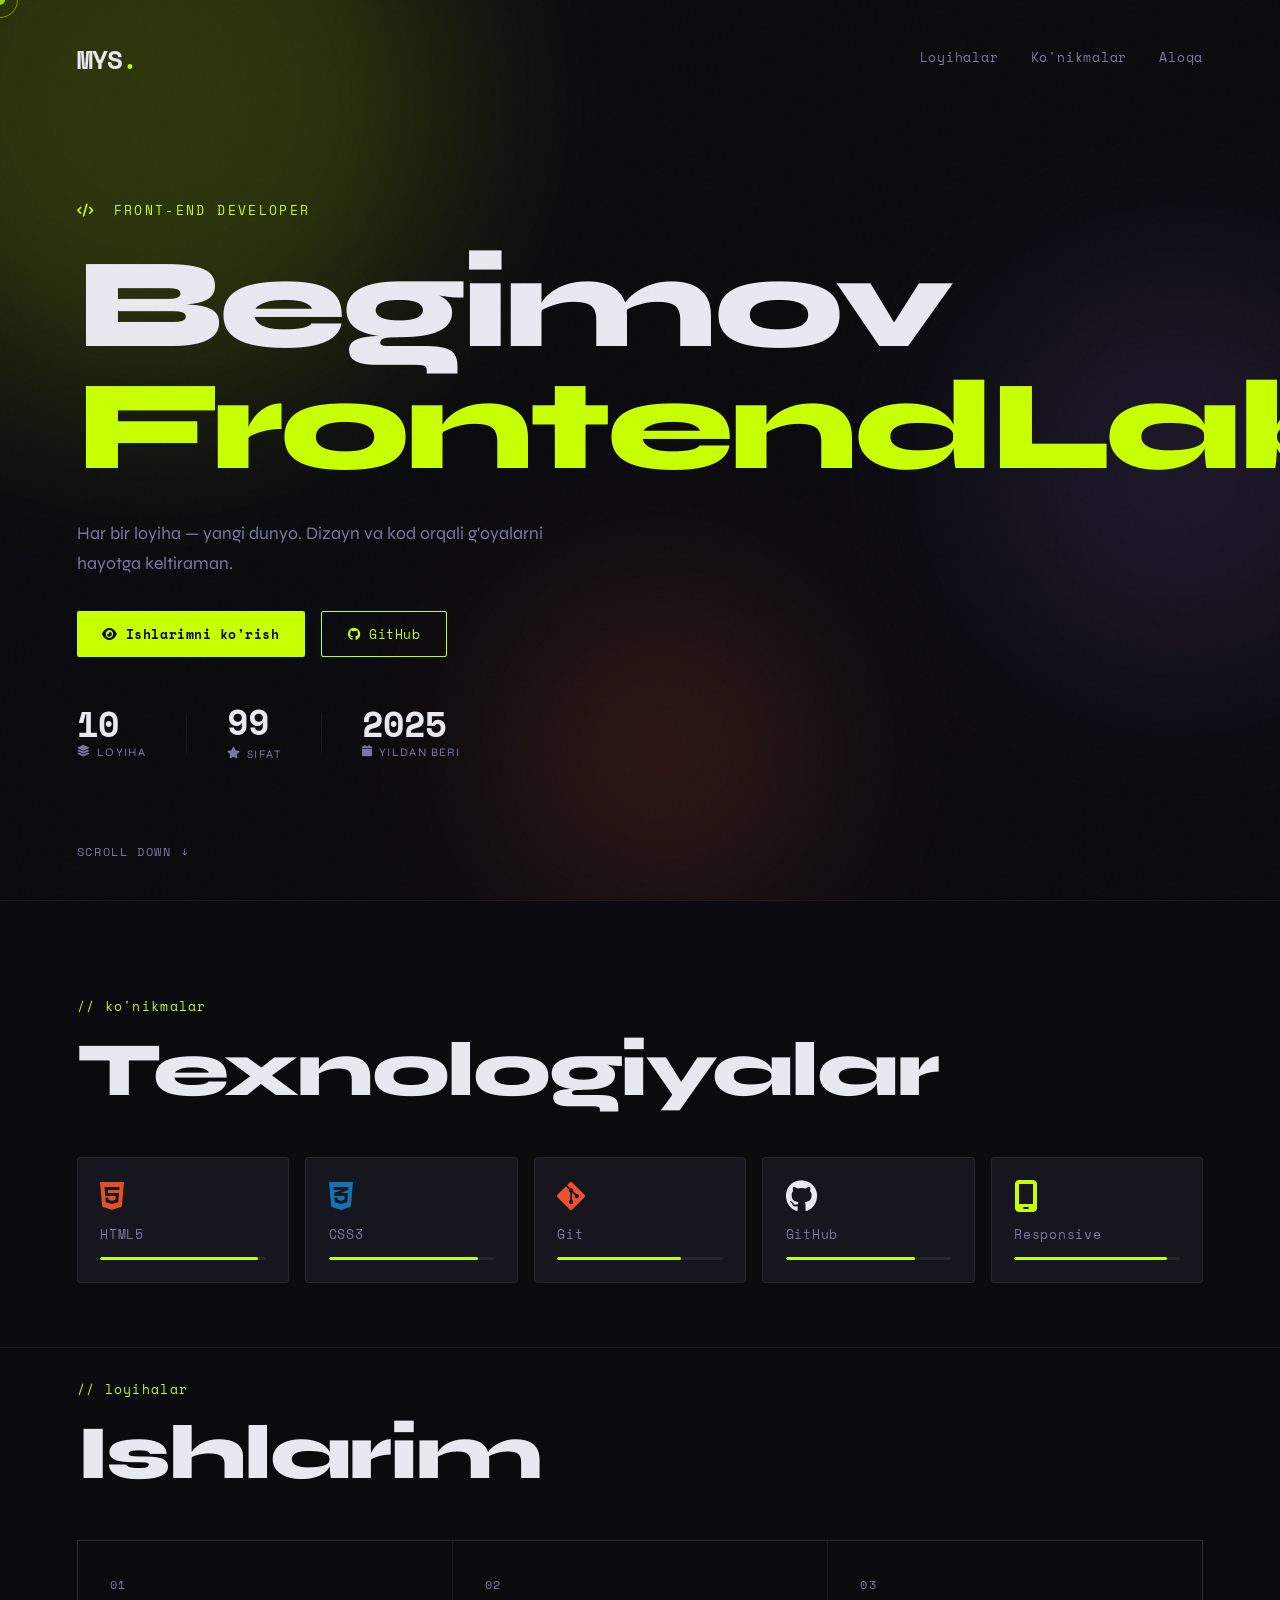
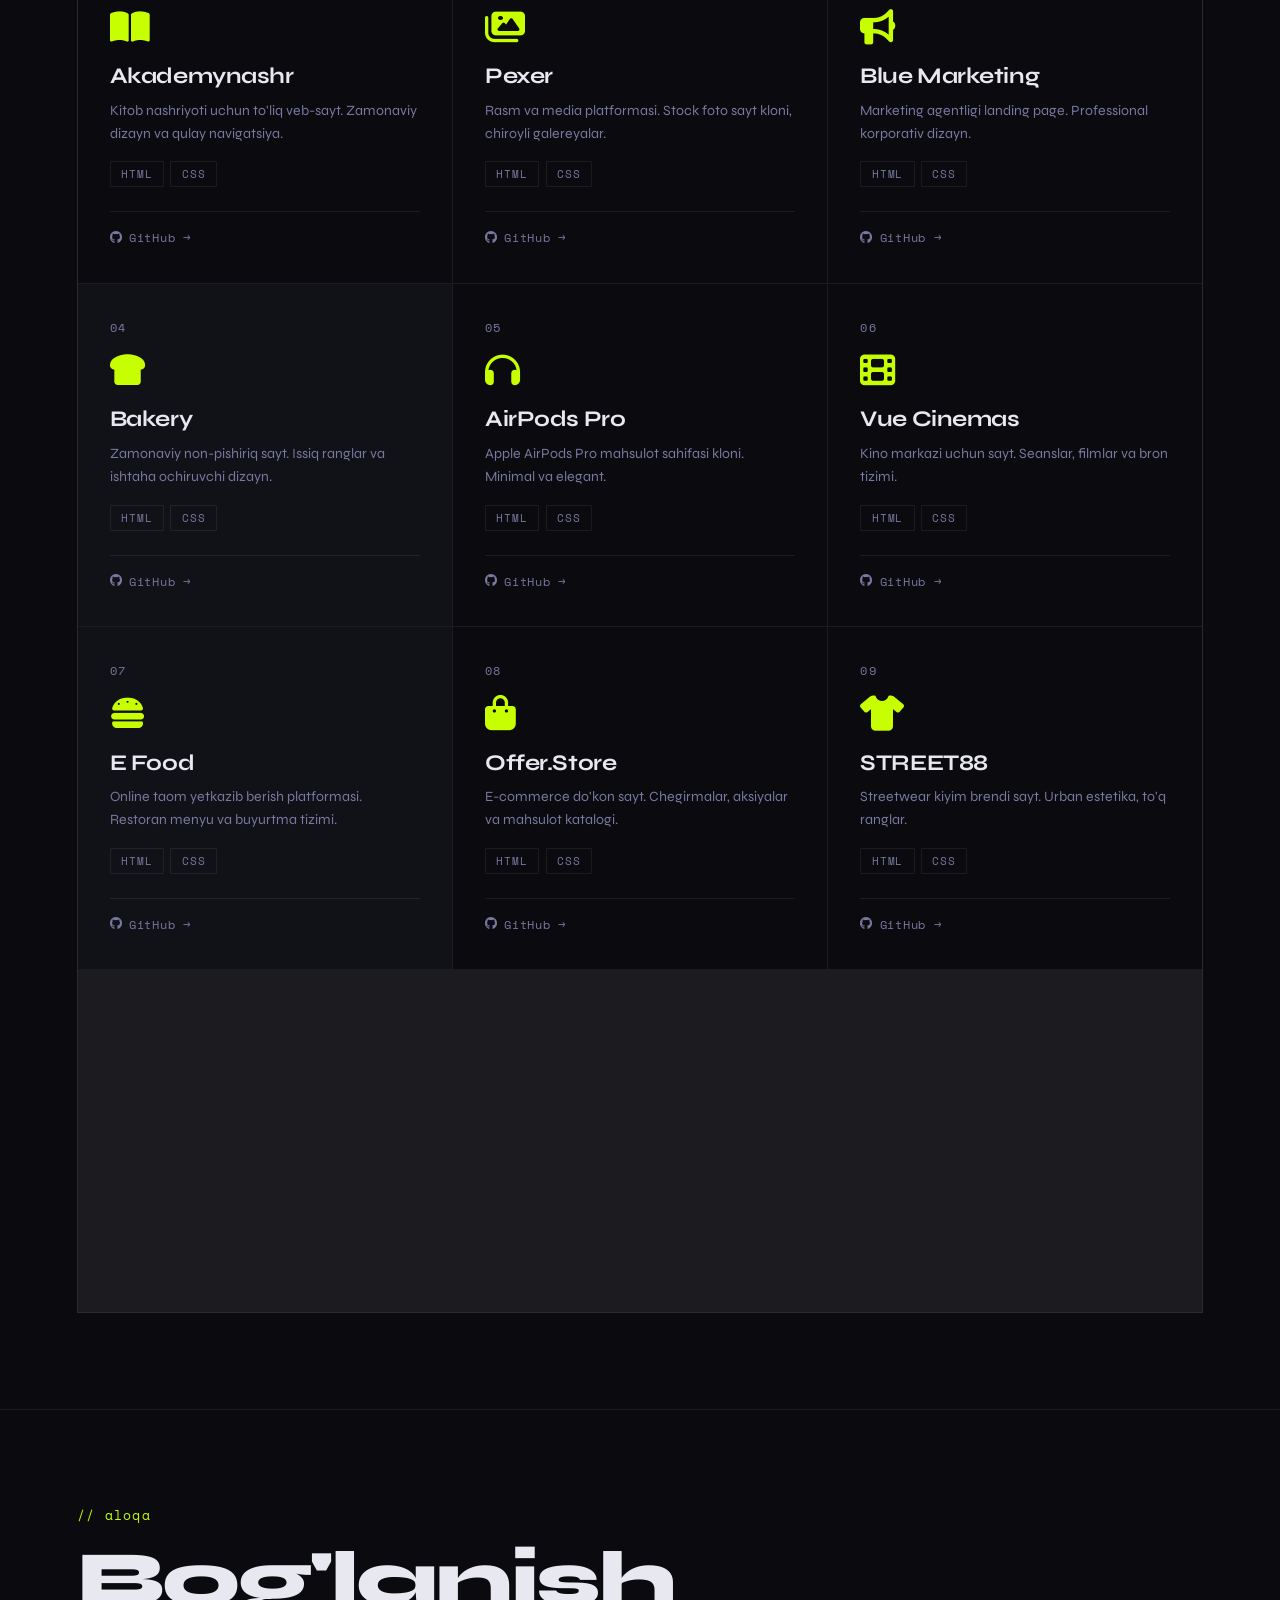
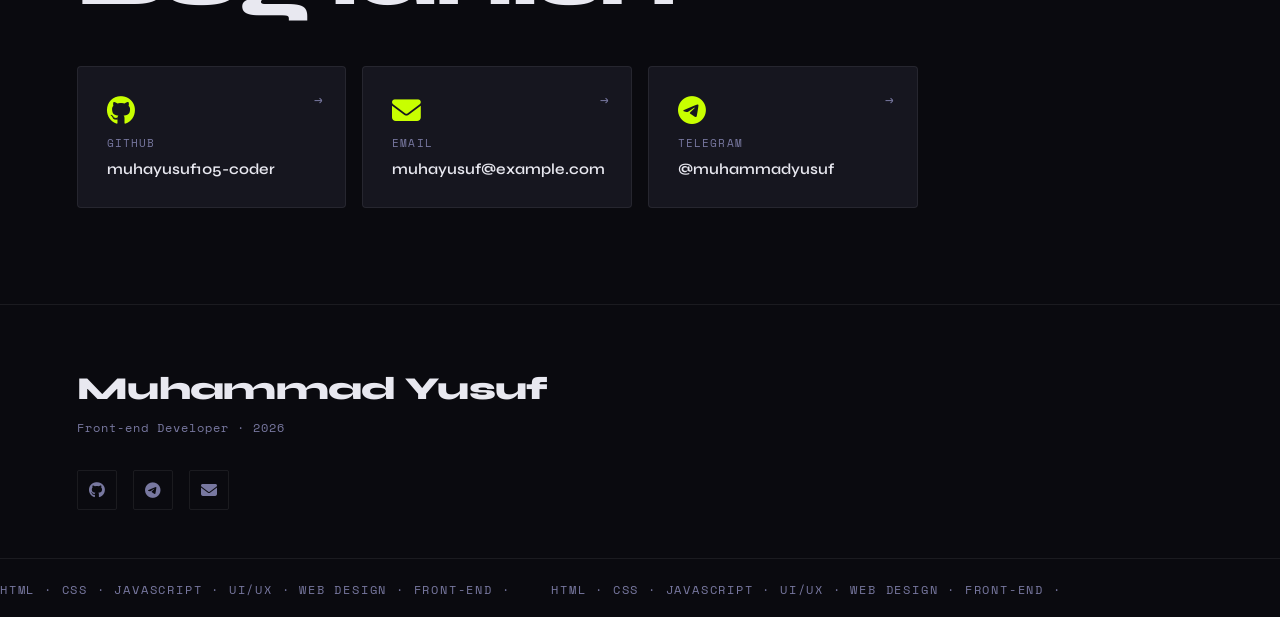
<file: index.html>
<!DOCTYPE html>
<html lang="uz">
<head>
<meta charset="UTF-8"/>
<meta name="viewport" content="width=device-width,initial-scale=1.0"/>
<title>Muhammad Yusuf | Portfolio</title>
<link rel="stylesheet" href="style.css"/>
<link rel="preconnect" href="https://fonts.googleapis.com"/>
<link href="https://fonts.googleapis.com/css2?family=Syne:wght@400;600;700;800&family=Space+Mono:wght@400;700&display=swap" rel="stylesheet"/>
<link rel="stylesheet" href="https://cdnjs.cloudflare.com/ajax/libs/font-awesome/6.5.0/css/all.min.css"/>
</head>
<body>

<div class="cursor"></div>
<div class="cursor-follower"></div>
<div class="noise"></div>

<!-- HERO -->
<header class="hero">
  <div class="hero-bg">
    <span class="orb orb1"></span>
    <span class="orb orb2"></span>
    <span class="orb orb3"></span>
  </div>

  <nav class="nav">
    <div class="logo">MYS<span class="dot">.</span></div>
    <div class="nav-links">
      <a href="#projects">Loyihalar</a>
      <a href="#skills">Ko'nikmalar</a>
      <a href="#contact">Aloqa</a>
    </div>
    <button class="burger" id="burger" aria-label="menu">
      <span></span><span></span><span></span>
    </button>
  </nav>

  <div class="mobile-menu" id="mobileMenu">
    <a href="#projects" class="mm-link">Loyihalar</a>
    <a href="#skills" class="mm-link">Ko'nikmalar</a>
    <a href="#contact" class="mm-link">Aloqa</a>
  </div>

  <div class="hero-content">
    <p class="hero-tag"><i class="fa-solid fa-code"></i> &nbsp;Front-end Developer</p>
    <h1 class="hero-title">
      <span class="line">Begimov</span>
      <span class="line accent">FrontendLab</span>
    </h1>
    <p class="hero-sub">Har bir loyiha — yangi dunyo. Dizayn va kod orqali g'oyalarni hayotga keltiraman.</p>
    <div class="hero-btns">
      <a href="#projects" class="btn-primary"><i class="fa-solid fa-eye"></i> Ishlarimni ko'rish</a>
      <a href="https://github.com/muhayusuf105-coder" target="_blank" class="btn-outline"><i class="fa-brands fa-github"></i> GitHub</a>
    </div>
    <div class="hero-stats">
      <div class="stat">
        <span class="stat-num" data-count="11">0</span>
        <span class="stat-label"><i class="fa-solid fa-layer-group"></i> Loyiha</span>
      </div>
      <div class="stat-div"></div>
      <div class="stat">
        <span class="stat-num" data-count="100">0</span><span class="stat-pct"></span>
        <span class="stat-label"><i class="fa-solid fa-star"></i> Sifat</span>
      </div>
      <div class="stat-div"></div>
      <div class="stat">
        <span class="stat-num" data-count="2026">0</span>
        <span class="stat-label"><i class="fa-solid fa-calendar"></i> Yildan beri</span>
      </div>
    </div>
  </div>

  <div class="scroll-hint">scroll down <span class="arrow">↓</span></div>
</header>

<!-- SKILLS -->
<section class="skills" id="skills">
  <div class="section-header">
    <span class="section-tag">// ko'nikmalar</span>
    <h2 class="section-title">Texnologiyalar</h2>
  </div>
  <div class="skills-grid">
    <div class="skill-card">
      <i class="fa-brands fa-html5 skill-icon" style="color:#e34f26"></i>
      <span>HTML5</span>
      <div class="skill-bar"><div class="skill-fill" data-w="95"></div></div>
    </div>
    <div class="skill-card">
      <i class="fa-brands fa-css3-alt skill-icon" style="color:#1572b6"></i>
      <span>CSS3</span>
      <div class="skill-bar"><div class="skill-fill" data-w="90"></div></div>
    </div>
  
    <div class="skill-card">
      <i class="fa-brands fa-git-alt skill-icon" style="color:#f05032"></i>
      <span>Git</span>
      <div class="skill-bar"><div class="skill-fill" data-w="75"></div></div>
    </div>
    <div class="skill-card">
      <i class="fa-brands fa-github skill-icon" style="color:#e8e8f0"></i>
      <span>GitHub</span>
      <div class="skill-bar"><div class="skill-fill" data-w="78"></div></div>
    </div>
    <div class="skill-card">
      <i class="fa-solid fa-mobile-screen skill-icon" style="color:#c8ff00"></i>
      <span>Responsive</span>
      <div class="skill-bar"><div class="skill-fill" data-w="92"></div></div>
    </div>
  </div>
</section>

<!-- PROJECTS -->
<section class="projects" id="projects">
  <div class="section-header">
    <span class="section-tag">// loyihalar</span>
    <h2 class="section-title">Ishlarim</h2>
  </div>

  <div class="grid" id="projectGrid">

    <div class="card" data-index="1">
      <div class="card-num">01</div>
      <div class="card-icon"><i class="fa-solid fa-book-open"></i></div>
      <div class="card-body">
        <h3 class="card-title">Akademynashr</h3>
        <p class="card-desc">Kitob nashriyoti uchun to'liq veb-sayt. Zamonaviy dizayn va qulay navigatsiya.</p>
        <div class="card-tags"><span>HTML</span><span>CSS</span></div>
      </div>
      <a class="card-link" href="https://github.com/muhayusuf105-coder/Akademynashr-loyha.git" target="_blank">
        <i class="fa-brands fa-github"></i> GitHub →
      </a>
      <div class="card-glow"></div>
    </div>

    <div class="card" data-index="2">
      <div class="card-num">02</div>
      <div class="card-icon"><i class="fa-solid fa-images"></i></div>
      <div class="card-body">
        <h3 class="card-title">Pexer</h3>
        <p class="card-desc">Rasm va media platformasi. Stock foto sayt kloni, chiroyli galereyalar.</p>
        <div class="card-tags"><span>HTML</span><span>CSS</span></div>
      </div>
      <a class="card-link" href="https://github.com/muhayusuf105-coder/Pixer-loyha.git" target="_blank">
        <i class="fa-brands fa-github"></i> GitHub →
      </a>
      <div class="card-glow"></div>
    </div>

    <div class="card" data-index="3">
      <div class="card-num">03</div>
      <div class="card-icon"><i class="fa-solid fa-bullhorn"></i></div>
      <div class="card-body">
        <h3 class="card-title">Blue Marketing</h3>
        <p class="card-desc">Marketing agentligi landing page. Professional korporativ dizayn.</p>
        <div class="card-tags"><span>HTML</span><span>CSS</span></div>
      </div>
      <a class="card-link" href="https://github.com/muhayusuf105-coder/Blue-marketing-loyha.git" target="_blank">
        <i class="fa-brands fa-github"></i> GitHub →
      </a>
      <div class="card-glow"></div>
    </div>

    <div class="card featured" data-index="4">
      <div class="card-num">04</div>
      <div class="card-icon"><i class="fa-solid fa-bread-slice"></i></div>
      <div class="card-body">
        <h3 class="card-title">Bakery</h3>
        <p class="card-desc">Zamonaviy non-pishiriq sayt. Issiq ranglar va ishtaha ochiruvchi dizayn.</p>
        <div class="card-tags"><span>HTML</span><span>CSS</span></div>
      </div>
      <a class="card-link" href="https://github.com/muhayusuf105-coder/BKR-loyha.git" target="_blank">
        <i class="fa-brands fa-github"></i> GitHub →
      </a>
      <div class="card-glow"></div>
    </div>

    <div class="card" data-index="5">
      <div class="card-num">05</div>
      <div class="card-icon"><i class="fa-solid fa-headphones"></i></div>
      <div class="card-body">
        <h3 class="card-title">AirPods Pro</h3>
        <p class="card-desc">Apple AirPods Pro mahsulot sahifasi kloni. Minimal va elegant.</p>
        <div class="card-tags"><span>HTML</span><span>CSS</span></div>
      </div>
      <a class="card-link" href="https://github.com/muhayusuf105-coder/Airpodspro-loyha.git" target="_blank">
        <i class="fa-brands fa-github"></i> GitHub →
      </a>
      <div class="card-glow"></div>
    </div>

    <div class="card" data-index="6">
      <div class="card-num">06</div>
      <div class="card-icon"><i class="fa-solid fa-film"></i></div>
      <div class="card-body">
        <h3 class="card-title">Vue Cinemas</h3>
        <p class="card-desc">Kino markazi uchun sayt. Seanslar, filmlar va bron tizimi.</p>
        <div class="card-tags"><span>HTML</span><span>CSS</span></div>
      </div>
      <a class="card-link" href="https://github.com/muhayusuf105-coder/Vue-cinams-koyha.git" target="_blank">
        <i class="fa-brands fa-github"></i> GitHub →
      </a>
      <div class="card-glow"></div>
    </div>

    <div class="card featured" data-index="7">
      <div class="card-num">07</div>
      <div class="card-icon"><i class="fa-solid fa-burger"></i></div>
      <div class="card-body">
        <h3 class="card-title">E Food</h3>
        <p class="card-desc">Online taom yetkazib berish platformasi. Restoran menyu va buyurtma tizimi.</p>
        <div class="card-tags"><span>HTML</span><span>CSS</span></div>
      </div>
      <a class="card-link" href="https://github.com/muhayusuf105-coder/EFood-loyha.git" target="_blank">
        <i class="fa-brands fa-github"></i> GitHub →
      </a>
      <div class="card-glow"></div>
    </div>

    <div class="card" data-index="8">
      <div class="card-num">08</div>
      <div class="card-icon"><i class="fa-solid fa-bag-shopping"></i></div>
      <div class="card-body">
        <h3 class="card-title">Offer.Store</h3>
        <p class="card-desc">E-commerce do'kon sayt. Chegirmalar, aksiyalar va mahsulot katalogi.</p>
        <div class="card-tags"><span>HTML</span><span>CSS</span></div>
      </div>
      <a class="card-link" href="https://github.com/muhayusuf105-coder/Offer.Store-loyha.git" target="_blank">
        <i class="fa-brands fa-github"></i> GitHub →
      </a>
      <div class="card-glow"></div>
    </div>

    <div class="card" data-index="9">
      <div class="card-num">09</div>
      <div class="card-icon"><i class="fa-solid fa-shirt"></i></div>
      <div class="card-body">
        <h3 class="card-title">STREET88</h3>
        <p class="card-desc">Streetwear kiyim brendi sayt. Urban estetika, to'q ranglar.</p>
        <div class="card-tags"><span>HTML</span><span>CSS</span></div>
      </div>
      <a class="card-link" href="https://github.com/muhayusuf105-coder/STREET88-loyha.git" target="_blank">
        <i class="fa-brands fa-github"></i> GitHub →
      </a>
      <div class="card-glow"></div>
    </div>

    <div class="card" data-index="10">
      <div class="card-num">10</div>
      <div class="card-icon"><i class="fa-solid fa-mug-hot"></i></div>
      <div class="card-body">
        <h3 class="card-title">CoffeeStyle</h3>
        <p class="card-desc">Kofe do'koni uchun premium sayt. Issiq rang palitrasi va atmosfera.</p>
        <div class="card-tags"><span>HTML</span><span>CSS</span><</div>
      </div>
      <a class="card-link" href="https://github.com/muhayusuf105-coder/CoffeeStyle-loyha.git" target="_blank">
        <i class="fa-brands fa-github"></i> GitHub →
      </a>
      <div class="card-glow"></div>
    </div>

    <div class="card featured" data-index="11">
      <div class="card-num">11</div>
      <div class="card-icon"><i class="fa-solid fa-candy-cane"></i></div>
      <div class="card-body">
        <h3 class="card-title">Shirinliklar</h3>
        <p class="card-desc">Shirinlik va dessert do'koni sayt. Renkli, shirin va zavqli dizayn.</p>
        <div class="card-tags"><span>HTML</span><span>CSS</span></div>
      </div>
      <a class="card-link" href="https://github.com/muhayusuf105-coder/shirinliklar-loyha.git" target="_blank">
        <i class="fa-brands fa-github"></i> GitHub →
      </a>
      <div class="card-glow"></div>
    </div>

  </div>
</section>

<!-- CONTACT -->
<section class="contact" id="contact">
  <div class="section-header">
    <span class="section-tag">// aloqa</span>
    <h2 class="section-title">Bog'lanish</h2>
  </div>
  <div class="contact-grid">
    <a href="https://github.com/muhayusuf105-coder" target="_blank" class="contact-card">
      <i class="fa-brands fa-github contact-icon"></i>
      <span class="contact-label">GitHub</span>
      <span class="contact-val">muhayusuf105-coder</span>
    </a>
    <a href="mailto:muhayusuf@example.com" class="contact-card">
      <i class="fa-solid fa-envelope contact-icon"></i>
      <span class="contact-label">Email</span>
      <span class="contact-val">muhayusuf@example.com</span>
    </a>
    <a href="https://t.me/muhammadyusuf1106" target="_blank" class="contact-card">
      <i class="fa-brands fa-telegram contact-icon"></i>
      <span class="contact-label">Telegram</span>
      <span class="contact-val">@muhammadyusuf</span>
    </a>
  </div>
</section>

<!-- FOOTER -->
<footer class="footer">
  <div class="footer-inner">
    <p class="footer-name">Muhammad Yusuf</p>
    <p class="footer-sub">Front-end Developer · 2026</p>
    <div class="footer-socials">
      <a href="https://github.com/muhayusuf105-coder" target="_blank" title="GitHub"><i class="fa-brands fa-github"></i></a>
      <a href="https://t.me/muhayusuf" target="_blank" title="Telegram"><i class="fa-brands fa-telegram"></i></a>
      <a href="mailto:muhayusuf@example.com" title="Email"><i class="fa-solid fa-envelope"></i></a>
    </div>
  </div>
  <div class="footer-marquee">
    <div class="marquee-track">
      <span>HTML · CSS · JavaScript · UI/UX · Web Design · Front-end · </span>
      <span>HTML · CSS · JavaScript · UI/UX · Web Design · Front-end · </span>
    </div>
  </div>
</footer>

<script src="script.js"></script>
</body>
</html>
</file>
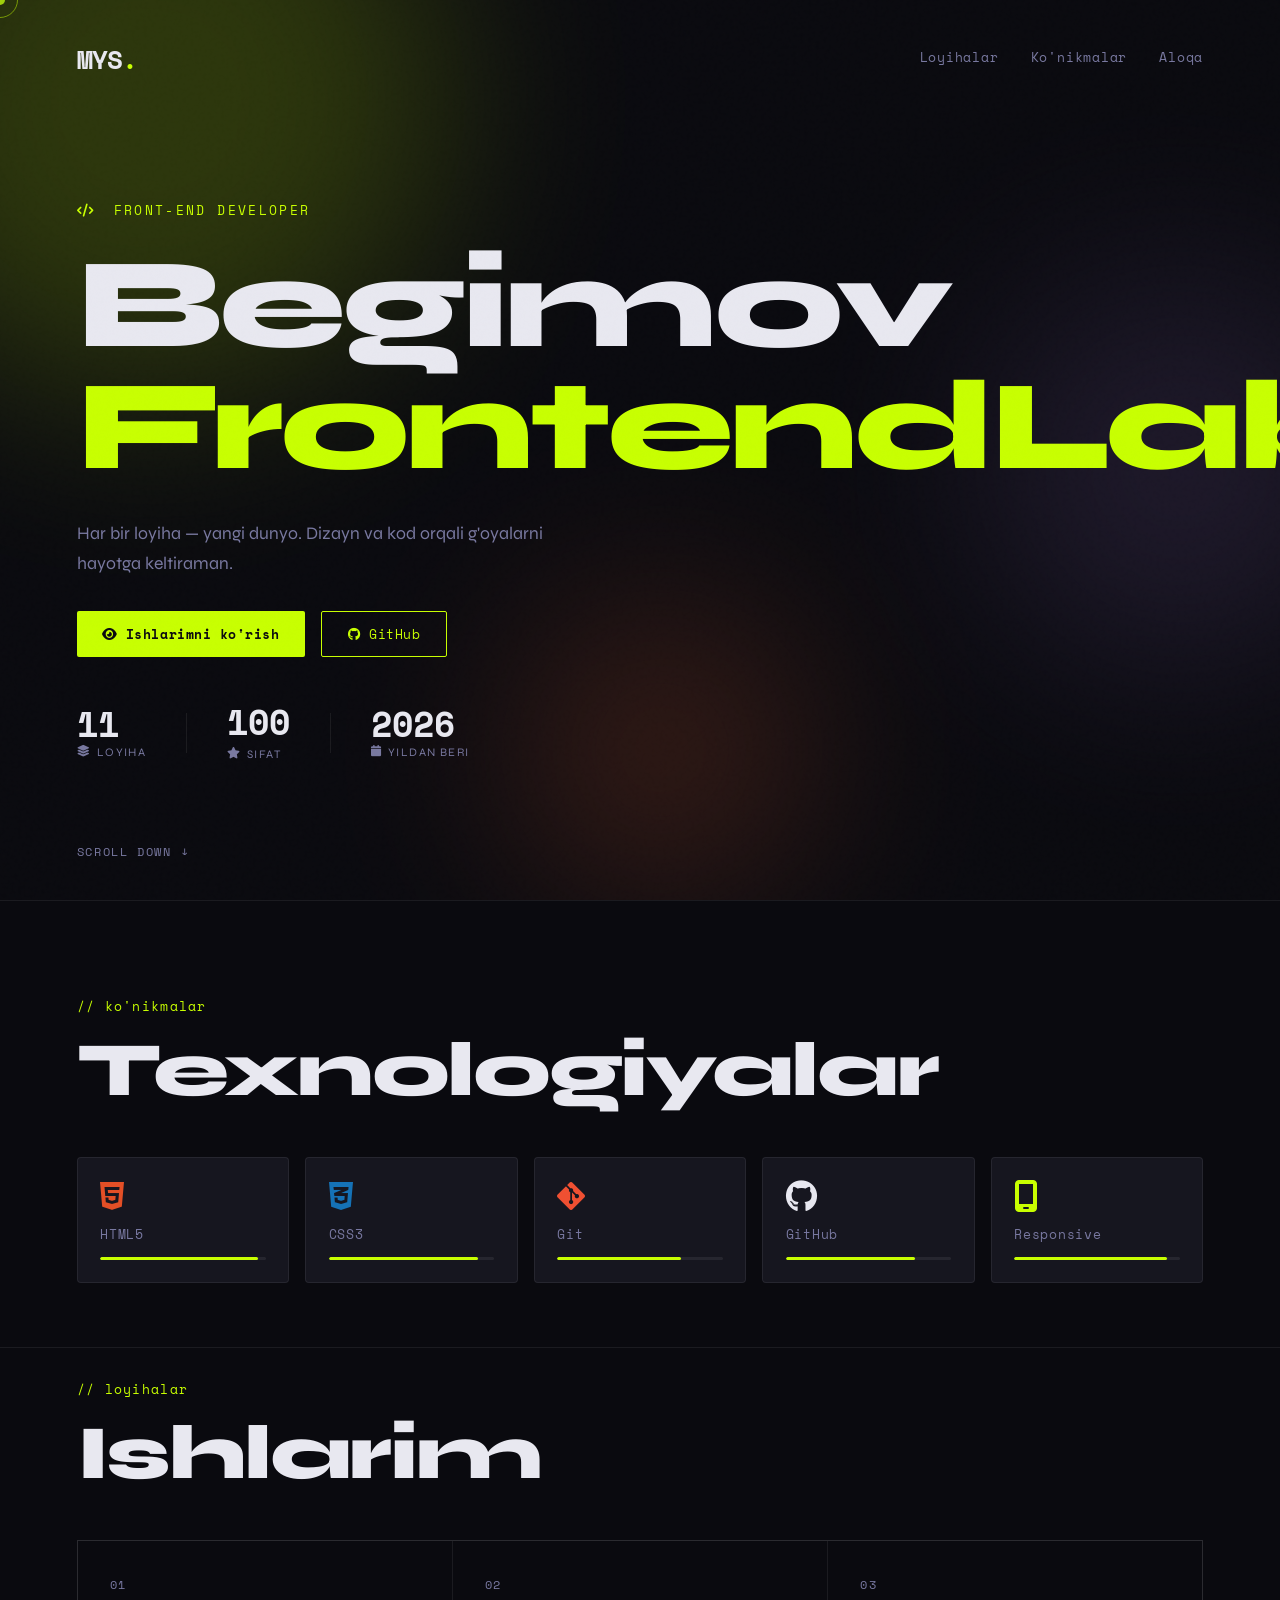
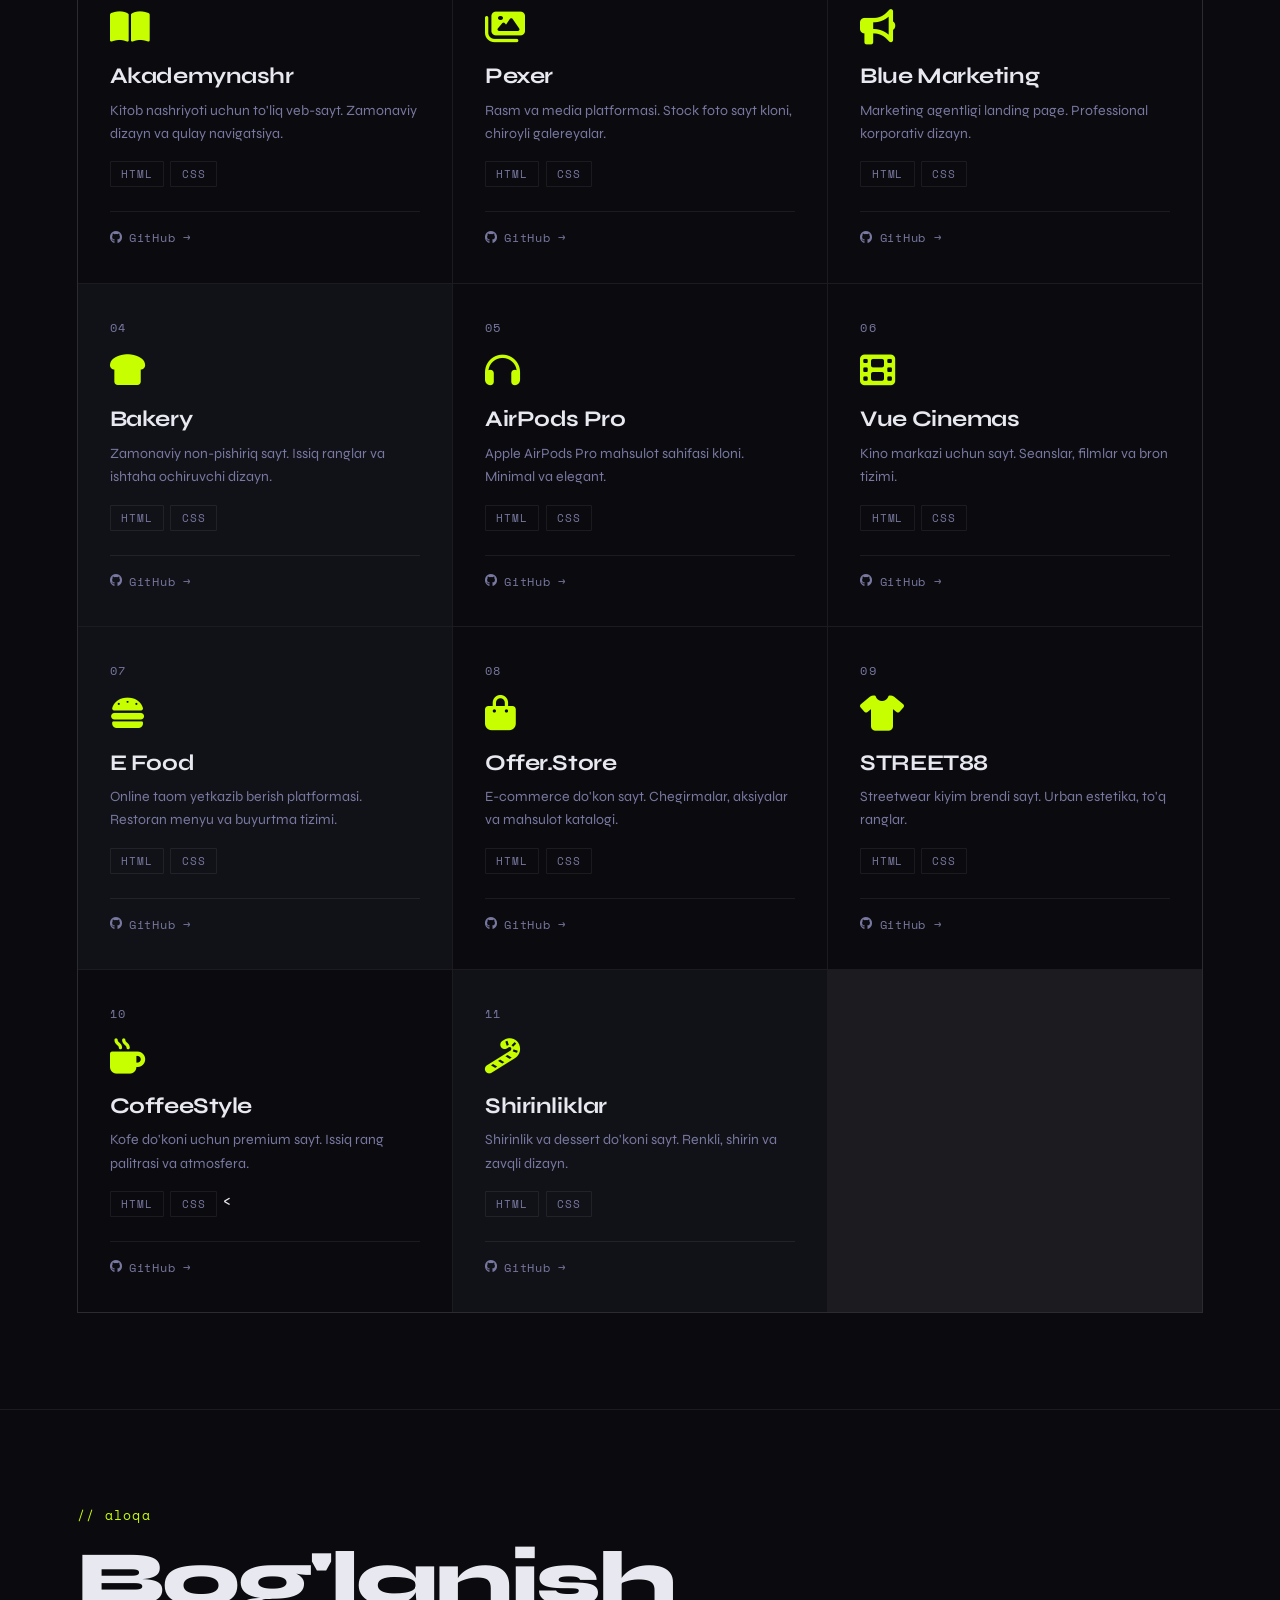
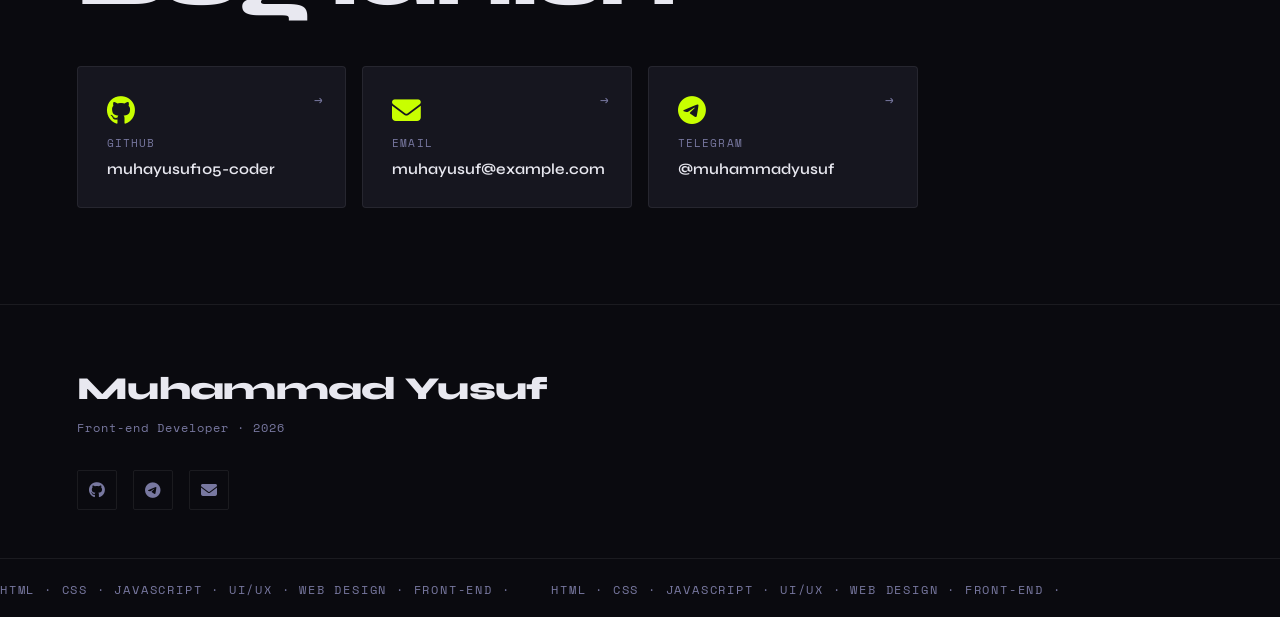
<file: index .html>
<!DOCTYPE html>
<html lang="uz">
<head>
<meta charset="UTF-8"/>
<meta name="viewport" content="width=device-width,initial-scale=1.0"/>
<title>Muhammad Yusuf | Portfolio</title>
<link rel="stylesheet" href="style .css"/>
<link rel="preconnect" href="https://fonts.googleapis.com"/>
<link href="https://fonts.googleapis.com/css2?family=Syne:wght@400;600;700;800&family=Space+Mono:wght@400;700&display=swap" rel="stylesheet"/>
<link rel="stylesheet" href="https://cdnjs.cloudflare.com/ajax/libs/font-awesome/6.5.0/css/all.min.css"/>
</head>
<body>

<div class="cursor"></div>
<div class="cursor-follower"></div>
<div class="noise"></div>

<!-- HERO -->
<header class="hero">
  <div class="hero-bg">
    <span class="orb orb1"></span>
    <span class="orb orb2"></span>
    <span class="orb orb3"></span>
  </div>

  <nav class="nav">
    <div class="logo">MYS<span class="dot">.</span></div>
    <div class="nav-links">
      <a href="#projects">Loyihalar</a>
      <a href="#skills">Ko'nikmalar</a>
      <a href="#contact">Aloqa</a>
    </div>
    <button class="burger" id="burger" aria-label="menu">
      <span></span><span></span><span></span>
    </button>
  </nav>

  <div class="mobile-menu" id="mobileMenu">
    <a href="#projects" class="mm-link">Loyihalar</a>
    <a href="#skills" class="mm-link">Ko'nikmalar</a>
    <a href="#contact" class="mm-link">Aloqa</a>
  </div>

  <div class="hero-content">
    <p class="hero-tag"><i class="fa-solid fa-code"></i> &nbsp;Front-end Developer</p>
    <h1 class="hero-title">
      <span class="line">Begimov</span>
      <span class="line accent">FrontendLab</span>
    </h1>
    <p class="hero-sub">Har bir loyiha — yangi dunyo. Dizayn va kod orqali g'oyalarni hayotga keltiraman.</p>
    <div class="hero-btns">
      <a href="#projects" class="btn-primary"><i class="fa-solid fa-eye"></i> Ishlarimni ko'rish</a>
      <a href="https://github.com/muhayusuf105-coder" target="_blank" class="btn-outline"><i class="fa-brands fa-github"></i> GitHub</a>
    </div>
    <div class="hero-stats">
      <div class="stat">
        <span class="stat-num" data-count="11">0</span>
        <span class="stat-label"><i class="fa-solid fa-layer-group"></i> Loyiha</span>
      </div>
      <div class="stat-div"></div>
      <div class="stat">
        <span class="stat-num" data-count="100">0</span><span class="stat-pct"></span>
        <span class="stat-label"><i class="fa-solid fa-star"></i> Sifat</span>
      </div>
      <div class="stat-div"></div>
      <div class="stat">
        <span class="stat-num" data-count="2026">0</span>
        <span class="stat-label"><i class="fa-solid fa-calendar"></i> Yildan beri</span>
      </div>
    </div>
  </div>

  <div class="scroll-hint">scroll down <span class="arrow">↓</span></div>
</header>

<!-- SKILLS -->
<section class="skills" id="skills">
  <div class="section-header">
    <span class="section-tag">// ko'nikmalar</span>
    <h2 class="section-title">Texnologiyalar</h2>
  </div>
  <div class="skills-grid">
    <div class="skill-card">
      <i class="fa-brands fa-html5 skill-icon" style="color:#e34f26"></i>
      <span>HTML5</span>
      <div class="skill-bar"><div class="skill-fill" data-w="95"></div></div>
    </div>
    <div class="skill-card">
      <i class="fa-brands fa-css3-alt skill-icon" style="color:#1572b6"></i>
      <span>CSS3</span>
      <div class="skill-bar"><div class="skill-fill" data-w="90"></div></div>
    </div>
  
    <div class="skill-card">
      <i class="fa-brands fa-git-alt skill-icon" style="color:#f05032"></i>
      <span>Git</span>
      <div class="skill-bar"><div class="skill-fill" data-w="75"></div></div>
    </div>
    <div class="skill-card">
      <i class="fa-brands fa-github skill-icon" style="color:#e8e8f0"></i>
      <span>GitHub</span>
      <div class="skill-bar"><div class="skill-fill" data-w="78"></div></div>
    </div>
    <div class="skill-card">
      <i class="fa-solid fa-mobile-screen skill-icon" style="color:#c8ff00"></i>
      <span>Responsive</span>
      <div class="skill-bar"><div class="skill-fill" data-w="92"></div></div>
    </div>
  </div>
</section>

<!-- PROJECTS -->
<section class="projects" id="projects">
  <div class="section-header">
    <span class="section-tag">// loyihalar</span>
    <h2 class="section-title">Ishlarim</h2>
  </div>

  <div class="grid" id="projectGrid">

    <div class="card" data-index="1">
      <div class="card-num">01</div>
      <div class="card-icon"><i class="fa-solid fa-book-open"></i></div>
      <div class="card-body">
        <h3 class="card-title">Akademynashr</h3>
        <p class="card-desc">Kitob nashriyoti uchun to'liq veb-sayt. Zamonaviy dizayn va qulay navigatsiya.</p>
        <div class="card-tags"><span>HTML</span><span>CSS</span></div>
      </div>
      <a class="card-link" href="https://github.com/muhayusuf105-coder/Akademynashr-loyha.git" target="_blank">
        <i class="fa-brands fa-github"></i> GitHub →
      </a>
      <div class="card-glow"></div>
    </div>

    <div class="card" data-index="2">
      <div class="card-num">02</div>
      <div class="card-icon"><i class="fa-solid fa-images"></i></div>
      <div class="card-body">
        <h3 class="card-title">Pexer</h3>
        <p class="card-desc">Rasm va media platformasi. Stock foto sayt kloni, chiroyli galereyalar.</p>
        <div class="card-tags"><span>HTML</span><span>CSS</span></div>
      </div>
      <a class="card-link" href="https://github.com/muhayusuf105-coder/Pixer-loyha.git" target="_blank">
        <i class="fa-brands fa-github"></i> GitHub →
      </a>
      <div class="card-glow"></div>
    </div>

    <div class="card" data-index="3">
      <div class="card-num">03</div>
      <div class="card-icon"><i class="fa-solid fa-bullhorn"></i></div>
      <div class="card-body">
        <h3 class="card-title">Blue Marketing</h3>
        <p class="card-desc">Marketing agentligi landing page. Professional korporativ dizayn.</p>
        <div class="card-tags"><span>HTML</span><span>CSS</span></div>
      </div>
      <a class="card-link" href="https://github.com/muhayusuf105-coder/Blue-marketing-loyha.git" target="_blank">
        <i class="fa-brands fa-github"></i> GitHub →
      </a>
      <div class="card-glow"></div>
    </div>

    <div class="card featured" data-index="4">
      <div class="card-num">04</div>
      <div class="card-icon"><i class="fa-solid fa-bread-slice"></i></div>
      <div class="card-body">
        <h3 class="card-title">Bakery</h3>
        <p class="card-desc">Zamonaviy non-pishiriq sayt. Issiq ranglar va ishtaha ochiruvchi dizayn.</p>
        <div class="card-tags"><span>HTML</span><span>CSS</span></div>
      </div>
      <a class="card-link" href="https://github.com/muhayusuf105-coder/BKR-loyha.git" target="_blank">
        <i class="fa-brands fa-github"></i> GitHub →
      </a>
      <div class="card-glow"></div>
    </div>

    <div class="card" data-index="5">
      <div class="card-num">05</div>
      <div class="card-icon"><i class="fa-solid fa-headphones"></i></div>
      <div class="card-body">
        <h3 class="card-title">AirPods Pro</h3>
        <p class="card-desc">Apple AirPods Pro mahsulot sahifasi kloni. Minimal va elegant.</p>
        <div class="card-tags"><span>HTML</span><span>CSS</span></div>
      </div>
      <a class="card-link" href="https://github.com/muhayusuf105-coder/Airpodspro-loyha.git" target="_blank">
        <i class="fa-brands fa-github"></i> GitHub →
      </a>
      <div class="card-glow"></div>
    </div>

    <div class="card" data-index="6">
      <div class="card-num">06</div>
      <div class="card-icon"><i class="fa-solid fa-film"></i></div>
      <div class="card-body">
        <h3 class="card-title">Vue Cinemas</h3>
        <p class="card-desc">Kino markazi uchun sayt. Seanslar, filmlar va bron tizimi.</p>
        <div class="card-tags"><span>HTML</span><span>CSS</span></div>
      </div>
      <a class="card-link" href="https://github.com/muhayusuf105-coder/Vue-cinams-koyha.git" target="_blank">
        <i class="fa-brands fa-github"></i> GitHub →
      </a>
      <div class="card-glow"></div>
    </div>

    <div class="card featured" data-index="7">
      <div class="card-num">07</div>
      <div class="card-icon"><i class="fa-solid fa-burger"></i></div>
      <div class="card-body">
        <h3 class="card-title">E Food</h3>
        <p class="card-desc">Online taom yetkazib berish platformasi. Restoran menyu va buyurtma tizimi.</p>
        <div class="card-tags"><span>HTML</span><span>CSS</span></div>
      </div>
      <a class="card-link" href="https://github.com/muhayusuf105-coder/EFood-loyha.git" target="_blank">
        <i class="fa-brands fa-github"></i> GitHub →
      </a>
      <div class="card-glow"></div>
    </div>

    <div class="card" data-index="8">
      <div class="card-num">08</div>
      <div class="card-icon"><i class="fa-solid fa-bag-shopping"></i></div>
      <div class="card-body">
        <h3 class="card-title">Offer.Store</h3>
        <p class="card-desc">E-commerce do'kon sayt. Chegirmalar, aksiyalar va mahsulot katalogi.</p>
        <div class="card-tags"><span>HTML</span><span>CSS</span></div>
      </div>
      <a class="card-link" href="https://github.com/muhayusuf105-coder/Offer.Store-loyha.git" target="_blank">
        <i class="fa-brands fa-github"></i> GitHub →
      </a>
      <div class="card-glow"></div>
    </div>

    <div class="card" data-index="9">
      <div class="card-num">09</div>
      <div class="card-icon"><i class="fa-solid fa-shirt"></i></div>
      <div class="card-body">
        <h3 class="card-title">STREET88</h3>
        <p class="card-desc">Streetwear kiyim brendi sayt. Urban estetika, to'q ranglar.</p>
        <div class="card-tags"><span>HTML</span><span>CSS</span></div>
      </div>
      <a class="card-link" href="https://github.com/muhayusuf105-coder/STREET88-loyha.git" target="_blank">
        <i class="fa-brands fa-github"></i> GitHub →
      </a>
      <div class="card-glow"></div>
    </div>

    <div class="card" data-index="10">
      <div class="card-num">10</div>
      <div class="card-icon"><i class="fa-solid fa-mug-hot"></i></div>
      <div class="card-body">
        <h3 class="card-title">CoffeeStyle</h3>
        <p class="card-desc">Kofe do'koni uchun premium sayt. Issiq rang palitrasi va atmosfera.</p>
        <div class="card-tags"><span>HTML</span><span>CSS</span><</div>
      </div>
      <a class="card-link" href="https://github.com/muhayusuf105-coder/CoffeeStyle-loyha.git" target="_blank">
        <i class="fa-brands fa-github"></i> GitHub →
      </a>
      <div class="card-glow"></div>
    </div>

    <div class="card featured" data-index="11">
      <div class="card-num">11</div>
      <div class="card-icon"><i class="fa-solid fa-candy-cane"></i></div>
      <div class="card-body">
        <h3 class="card-title">Shirinliklar</h3>
        <p class="card-desc">Shirinlik va dessert do'koni sayt. Renkli, shirin va zavqli dizayn.</p>
        <div class="card-tags"><span>HTML</span><span>CSS</span></div>
      </div>
      <a class="card-link" href="https://github.com/muhayusuf105-coder/shirinliklar-loyha.git" target="_blank">
        <i class="fa-brands fa-github"></i> GitHub →
      </a>
      <div class="card-glow"></div>
    </div>

  </div>
</section>

<!-- CONTACT -->
<section class="contact" id="contact">
  <div class="section-header">
    <span class="section-tag">// aloqa</span>
    <h2 class="section-title">Bog'lanish</h2>
  </div>
  <div class="contact-grid">
    <a href="https://github.com/muhayusuf105-coder" target="_blank" class="contact-card">
      <i class="fa-brands fa-github contact-icon"></i>
      <span class="contact-label">GitHub</span>
      <span class="contact-val">muhayusuf105-coder</span>
    </a>
    <a href="mailto:muhayusuf@example.com" class="contact-card">
      <i class="fa-solid fa-envelope contact-icon"></i>
      <span class="contact-label">Email</span>
      <span class="contact-val">muhayusuf@example.com</span>
    </a>
    <a href="https://t.me/muhammadyusuf1106" target="_blank" class="contact-card">
      <i class="fa-brands fa-telegram contact-icon"></i>
      <span class="contact-label">Telegram</span>
      <span class="contact-val">@muhammadyusuf</span>
    </a>
  </div>
</section>

<!-- FOOTER -->
<footer class="footer">
  <div class="footer-inner">
    <p class="footer-name">Muhammad Yusuf</p>
    <p class="footer-sub">Front-end Developer · 2026</p>
    <div class="footer-socials">
      <a href="https://github.com/muhayusuf105-coder" target="_blank" title="GitHub"><i class="fa-brands fa-github"></i></a>
      <a href="https://t.me/muhayusuf" target="_blank" title="Telegram"><i class="fa-brands fa-telegram"></i></a>
      <a href="mailto:muhayusuf@example.com" title="Email"><i class="fa-solid fa-envelope"></i></a>
    </div>
  </div>
  <div class="footer-marquee">
    <div class="marquee-track">
      <span>HTML · CSS · JavaScript · UI/UX · Web Design · Front-end · </span>
      <span>HTML · CSS · JavaScript · UI/UX · Web Design · Front-end · </span>
    </div>
  </div>
</footer>

<script src="script .js"></script>
</body>
</html>
</file>
<file: style.css>
*,*::before,*::after{box-sizing:border-box;margin:0;padding:0}
:root{
--bg:#0a0a0f;
--bg2:#111118;
--surface:#16161f;
--border:rgba(255,255,255,0.07);
--accent:#c8ff00;
--accent2:#7b5ea7;
--accent3:#ff6b35;
--text:#e8e8f0;
--muted:#7878a0;
--font-display:'Syne',sans-serif;
--font-mono:'Space Mono',monospace;
}
html{scroll-behavior:smooth}
body{background:var(--bg);color:var(--text);font-family:var(--font-display);overflow-x:hidden;cursor:none}
.cursor{width:10px;height:10px;background:var(--accent);border-radius:50%;position:fixed;top:0;left:0;pointer-events:none;z-index:9999;transform:translate(-50%,-50%);transition:transform .1s;mix-blend-mode:difference}
.cursor-follower{width:36px;height:36px;border:1.5px solid var(--accent);border-radius:50%;position:fixed;top:0;left:0;pointer-events:none;z-index:9998;transform:translate(-50%,-50%);transition:all .18s ease;opacity:.5}
.cursor.active{transform:translate(-50%,-50%) scale(2)}
.cursor-follower.active{transform:translate(-50%,-50%) scale(.6);opacity:1}
.noise{position:fixed;inset:0;background-image:url("data:image/svg+xml,%3Csvg viewBox='0 0 256 256' xmlns='http://www.w3.org/2000/svg'%3E%3Cfilter id='noise'%3E%3CfeTurbulence type='fractalNoise' baseFrequency='0.9' numOctaves='4' stitchTiles='stitch'/%3E%3C/filter%3E%3Crect width='100%25' height='100%25' filter='url(%23noise)' opacity='0.04'/%3E%3C/svg%3E");pointer-events:none;z-index:1000;opacity:.4}
.hero{min-height:100vh;display:flex;flex-direction:column;position:relative;overflow:hidden;padding:0 6vw}
.hero-bg{position:absolute;inset:0;pointer-events:none}
.orb{position:absolute;border-radius:50%;filter:blur(100px);opacity:.18;animation:drift 12s ease-in-out infinite alternate}
.orb1{width:600px;height:600px;background:var(--accent);top:-200px;left:-150px;animation-delay:0s}
.orb2{width:400px;height:400px;background:var(--accent2);top:30%;right:-100px;animation-delay:-4s}
.orb3{width:300px;height:300px;background:var(--accent3);bottom:0;left:40%;animation-delay:-8s}
@keyframes drift{0%{transform:translate(0,0) scale(1)}100%{transform:translate(30px,40px) scale(1.08)}}
.nav{display:flex;align-items:center;justify-content:space-between;padding:2.5rem 0;position:relative;z-index:10}
.logo{font-family:var(--font-mono);font-size:1.6rem;font-weight:700;letter-spacing:-1px;color:var(--text)}
.dot{color:var(--accent)}
.nav-links{display:flex;gap:2rem}
.nav-links a{font-family:var(--font-mono);font-size:.82rem;color:var(--muted);text-decoration:none;letter-spacing:.06em;position:relative;transition:color .2s;padding-bottom:4px}
.nav-links a::after{content:'';position:absolute;bottom:0;left:0;width:0;height:1px;background:var(--accent);transition:width .25s}
.nav-links a:hover{color:var(--accent)}
.nav-links a:hover::after{width:100%}
.burger{display:none;flex-direction:column;gap:5px;background:none;border:none;cursor:pointer;padding:4px}
.burger span{display:block;width:24px;height:2px;background:var(--text);transition:all .3s}
.burger.open span:nth-child(1){transform:translateY(7px) rotate(45deg)}
.burger.open span:nth-child(2){opacity:0}
.burger.open span:nth-child(3){transform:translateY(-7px) rotate(-45deg)}
.mobile-menu{display:none;flex-direction:column;position:fixed;top:0;right:-100%;width:75%;max-width:300px;height:100vh;background:var(--bg2);z-index:999;padding:6rem 2rem 2rem;gap:1.5rem;border-left:1px solid var(--border);transition:right .35s cubic-bezier(.4,0,.2,1)}
.mobile-menu.open{right:0}
.mm-link{font-family:var(--font-mono);font-size:1.1rem;color:var(--text);text-decoration:none;letter-spacing:.06em;padding:.8rem 0;border-bottom:1px solid var(--border);transition:color .2s}
.mm-link:hover{color:var(--accent)}
.overlay{display:none;position:fixed;inset:0;background:rgba(0,0,0,.5);z-index:998}
.overlay.open{display:block}
.hero-content{flex:1;display:flex;flex-direction:column;justify-content:center;padding:4rem 0;position:relative;z-index:2;max-width:900px}
.hero-tag{font-family:var(--font-mono);font-size:.82rem;color:var(--accent);letter-spacing:.18em;text-transform:uppercase;margin-bottom:1.5rem;opacity:0;animation:fadeUp .8s .2s forwards;display:flex;align-items:center;gap:.5rem}
.hero-title{font-size:clamp(4rem,10vw,9rem);font-weight:800;line-height:.95;letter-spacing:-.03em;margin-bottom:2rem;display:flex;flex-direction:column}
.hero-title .line{display:block;opacity:0;animation:fadeUp .9s forwards}
.hero-title .line:nth-child(1){animation-delay:.35s}
.hero-title .line:nth-child(2){animation-delay:.5s}
.hero-title .accent{color:var(--accent)}
.hero-sub{font-size:1.1rem;color:var(--muted);max-width:500px;line-height:1.7;margin-bottom:2rem;opacity:0;animation:fadeUp .9s .65s forwards}
.hero-btns{display:flex;gap:1rem;flex-wrap:wrap;margin-bottom:3rem;opacity:0;animation:fadeUp .9s .75s forwards}
.btn-primary{display:inline-flex;align-items:center;gap:.5rem;background:var(--accent);color:var(--bg);font-family:var(--font-mono);font-size:.82rem;font-weight:700;padding:.75rem 1.6rem;border-radius:2px;text-decoration:none;letter-spacing:.04em;transition:transform .2s,box-shadow .2s}
.btn-primary:hover{transform:translateY(-2px);box-shadow:0 8px 24px rgba(200,255,0,.25)}
.btn-outline{display:inline-flex;align-items:center;gap:.5rem;border:1px solid var(--accent);color:var(--accent);font-family:var(--font-mono);font-size:.82rem;padding:.75rem 1.6rem;border-radius:2px;text-decoration:none;letter-spacing:.04em;transition:background .2s,color .2s,transform .2s}
.btn-outline:hover{background:var(--accent);color:var(--bg);transform:translateY(-2px)}
.hero-stats{display:flex;align-items:center;gap:2.5rem;opacity:0;animation:fadeUp .9s .8s forwards;flex-wrap:wrap}
.stat{display:flex;flex-direction:column;gap:.2rem}
.stat-num{font-family:var(--font-mono);font-size:2.2rem;font-weight:700;color:var(--text);line-height:1}
.stat-pct{font-family:var(--font-mono);font-size:1.4rem;color:var(--accent)}
.stat-label{font-size:.72rem;color:var(--muted);text-transform:uppercase;letter-spacing:.12em;display:flex;align-items:center;gap:.35rem}
.stat-div{width:1px;height:40px;background:var(--border)}
.scroll-hint{font-family:var(--font-mono);font-size:.72rem;color:var(--muted);letter-spacing:.14em;text-transform:uppercase;padding-bottom:2.5rem;position:relative;z-index:2;display:flex;align-items:center;gap:.6rem}
.arrow{animation:bounce 1.6s infinite;display:inline-block}
@keyframes bounce{0%,100%{transform:translateY(0)}50%{transform:translateY(6px)}}
.skills{padding:6rem 6vw 4rem;border-top:1px solid var(--border)}
.section-header{margin-bottom:3rem}
.section-tag{font-family:var(--font-mono);font-size:.8rem;color:var(--accent);letter-spacing:.1em;display:block;margin-bottom:1rem}
.section-title{font-size:clamp(2.5rem,6vw,5rem);font-weight:800;letter-spacing:-.03em;line-height:1}
.skills-grid{display:grid;grid-template-columns:repeat(auto-fill,minmax(200px,1fr));gap:1rem}
.skill-card{background:var(--surface);border:1px solid var(--border);padding:1.4rem;border-radius:4px;display:flex;flex-direction:column;gap:.8rem;transition:border-color .25s,transform .25s,box-shadow .25s;position:relative;overflow:hidden}
.skill-card::before{content:'';position:absolute;inset:0;background:linear-gradient(135deg,rgba(200,255,0,.04),transparent);opacity:0;transition:opacity .3s}
.skill-card:hover{border-color:rgba(200,255,0,.3);transform:translateY(-4px);box-shadow:0 12px 32px rgba(200,255,0,.08)}
.skill-card:hover::before{opacity:1}
.skill-icon{font-size:2rem}
.skill-card span{font-family:var(--font-mono);font-size:.8rem;color:var(--muted);letter-spacing:.06em}
.skill-bar{width:100%;height:3px;background:var(--border);border-radius:2px;overflow:hidden}
.skill-fill{height:100%;background:var(--accent);width:0;transition:width 1.2s cubic-bezier(.4,0,.2,1);border-radius:2px}
.projects{padding:2rem 6vw 6rem;border-top:1px solid var(--border)}
.grid{display:grid;grid-template-columns:repeat(auto-fill,minmax(300px,1fr));gap:1.5px;background:var(--border);border:1.5px solid var(--border)}
.card{background:var(--bg);padding:2.2rem 2rem;position:relative;overflow:hidden;display:flex;flex-direction:column;gap:1rem;transition:background .3s,opacity .6s,transform .6s;cursor:none;opacity:0;transform:translateY(30px)}
.card:hover{background:var(--surface)}
.card:hover .card-glow{opacity:1;transform:scale(1)}
.card.featured{background:var(--bg2)}
.card.visible{opacity:1;transform:translateY(0)}
.card-glow{position:absolute;width:200px;height:200px;background:radial-gradient(circle,rgba(200,255,0,.12) 0%,transparent 70%);bottom:-60px;right:-60px;border-radius:50%;opacity:0;transform:scale(.7);transition:opacity .4s,transform .4s;pointer-events:none}
.card-num{font-family:var(--font-mono);font-size:.72rem;color:var(--muted);letter-spacing:.12em}
.card-icon{font-size:2.2rem;color:var(--accent);line-height:1;transition:transform .3s}
.card:hover .card-icon{transform:scale(1.15) rotate(-5deg)}
.card-body{flex:1}
.card-title{font-size:1.4rem;font-weight:700;letter-spacing:-.02em;margin-bottom:.6rem;transition:color .2s}
.card:hover .card-title{color:var(--accent)}
.card-desc{font-size:.88rem;color:var(--muted);line-height:1.65;margin-bottom:1rem}
.card-tags{display:flex;flex-wrap:wrap;gap:.4rem}
.card-tags span{font-family:var(--font-mono);font-size:.68rem;letter-spacing:.08em;border:1px solid var(--border);padding:.25rem .65rem;border-radius:1px;color:var(--muted);transition:border-color .2s,color .2s}
.card:hover .card-tags span{border-color:rgba(200,255,0,.25);color:var(--accent)}
.card-link{font-family:var(--font-mono);font-size:.78rem;color:var(--muted);text-decoration:none;letter-spacing:.06em;transition:color .2s;display:inline-flex;align-items:center;gap:.4rem;border-top:1px solid var(--border);padding-top:1rem;margin-top:.5rem}
.card-link:hover{color:var(--accent)}
.card:hover .card-link{color:var(--accent)}
.contact{padding:6rem 6vw;border-top:1px solid var(--border)}
.contact-grid{display:grid;grid-template-columns:repeat(auto-fill,minmax(240px,1fr));gap:1rem}
.contact-card{display:flex;flex-direction:column;align-items:flex-start;gap:.6rem;background:var(--surface);border:1px solid var(--border);padding:1.8rem;border-radius:4px;text-decoration:none;transition:border-color .25s,transform .25s,box-shadow .25s;position:relative;overflow:hidden}
.contact-card::after{content:'→';position:absolute;top:1.4rem;right:1.4rem;color:var(--muted);font-family:var(--font-mono);font-size:.9rem;transition:color .25s,transform .25s}
.contact-card:hover{border-color:rgba(200,255,0,.3);transform:translateY(-4px);box-shadow:0 12px 32px rgba(200,255,0,.08)}
.contact-card:hover::after{color:var(--accent);transform:translateX(3px)}
.contact-icon{font-size:1.8rem;color:var(--accent)}
.contact-label{font-family:var(--font-mono);font-size:.7rem;color:var(--muted);letter-spacing:.1em;text-transform:uppercase}
.contact-val{font-size:.95rem;color:var(--text);font-weight:600}
.footer{border-top:1px solid var(--border);overflow:hidden}
.footer-inner{padding:4rem 6vw 3rem;display:flex;flex-direction:column;gap:.6rem}
.footer-name{font-size:2rem;font-weight:800;letter-spacing:-.02em}
.footer-sub{font-family:var(--font-mono);font-size:.78rem;color:var(--muted);letter-spacing:.08em;margin-bottom:1rem}
.footer-socials{display:flex;gap:1rem;margin-top:.5rem}
.footer-socials a{width:40px;height:40px;border:1px solid var(--border);border-radius:2px;display:flex;align-items:center;justify-content:center;color:var(--muted);font-size:1rem;text-decoration:none;transition:border-color .2s,color .2s,transform .2s}
.footer-socials a:hover{border-color:var(--accent);color:var(--accent);transform:translateY(-3px)}
.footer-marquee{border-top:1px solid var(--border);padding:1.2rem 0;overflow:hidden;white-space:nowrap}
.marquee-track{display:inline-block;animation:marquee 18s linear infinite}
.marquee-track span{font-family:var(--font-mono);font-size:.75rem;color:var(--muted);letter-spacing:.15em;text-transform:uppercase;padding-right:2rem}
@keyframes marquee{0%{transform:translateX(0)}100%{transform:translateX(-50%)}}
@keyframes fadeUp{from{opacity:0;transform:translateY(24px)}to{opacity:1;transform:translateY(0)}}
@media(max-width:1024px){
.hero-title{font-size:clamp(3.5rem,8vw,7rem)}
.skills-grid{grid-template-columns:repeat(3,1fr)}
}
@media(max-width:768px){
body{cursor:auto}
.cursor,.cursor-follower{display:none}
.nav-links{display:none}
.burger{display:flex}
.hero{padding:0 5vw}
.hero-content{padding:3rem 0}
.hero-sub{font-size:1rem}
.hero-stats{gap:1.5rem}
.stat-num{font-size:1.7rem}
.hero-btns{gap:.7rem}
.btn-primary,.btn-outline{font-size:.78rem;padding:.65rem 1.2rem}
.skills{padding:4rem 5vw 3rem}
.skills-grid{grid-template-columns:repeat(2,1fr)}
.projects{padding:2rem 5vw 4rem}
.grid{grid-template-columns:repeat(2,1fr)}
.contact{padding:4rem 5vw}
.footer-inner{padding:3rem 5vw 2rem}
.footer-name{font-size:1.5rem}
}
@media(max-width:480px){
.hero-title{font-size:clamp(3rem,14vw,5rem)}
.skills-grid{grid-template-columns:1fr 1fr}
.grid{grid-template-columns:1fr;gap:1px}
.hero-stats{gap:1rem}
.stat-div{height:30px}
.stat-num{font-size:1.4rem}
.contact-grid{grid-template-columns:1fr}
.section-title{font-size:clamp(2rem,8vw,3rem)}
}
</file>
<file: style .css>
*,*::before,*::after{box-sizing:border-box;margin:0;padding:0}
:root{
--bg:#0a0a0f;
--bg2:#111118;
--surface:#16161f;
--border:rgba(255,255,255,0.07);
--accent:#c8ff00;
--accent2:#7b5ea7;
--accent3:#ff6b35;
--text:#e8e8f0;
--muted:#7878a0;
--font-display:'Syne',sans-serif;
--font-mono:'Space Mono',monospace;
}
html{scroll-behavior:smooth}
body{background:var(--bg);color:var(--text);font-family:var(--font-display);overflow-x:hidden;cursor:none}
.cursor{width:10px;height:10px;background:var(--accent);border-radius:50%;position:fixed;top:0;left:0;pointer-events:none;z-index:9999;transform:translate(-50%,-50%);transition:transform .1s;mix-blend-mode:difference}
.cursor-follower{width:36px;height:36px;border:1.5px solid var(--accent);border-radius:50%;position:fixed;top:0;left:0;pointer-events:none;z-index:9998;transform:translate(-50%,-50%);transition:all .18s ease;opacity:.5}
.cursor.active{transform:translate(-50%,-50%) scale(2)}
.cursor-follower.active{transform:translate(-50%,-50%) scale(.6);opacity:1}
.noise{position:fixed;inset:0;background-image:url("data:image/svg+xml,%3Csvg viewBox='0 0 256 256' xmlns='http://www.w3.org/2000/svg'%3E%3Cfilter id='noise'%3E%3CfeTurbulence type='fractalNoise' baseFrequency='0.9' numOctaves='4' stitchTiles='stitch'/%3E%3C/filter%3E%3Crect width='100%25' height='100%25' filter='url(%23noise)' opacity='0.04'/%3E%3C/svg%3E");pointer-events:none;z-index:1000;opacity:.4}
.hero{min-height:100vh;display:flex;flex-direction:column;position:relative;overflow:hidden;padding:0 6vw}
.hero-bg{position:absolute;inset:0;pointer-events:none}
.orb{position:absolute;border-radius:50%;filter:blur(100px);opacity:.18;animation:drift 12s ease-in-out infinite alternate}
.orb1{width:600px;height:600px;background:var(--accent);top:-200px;left:-150px;animation-delay:0s}
.orb2{width:400px;height:400px;background:var(--accent2);top:30%;right:-100px;animation-delay:-4s}
.orb3{width:300px;height:300px;background:var(--accent3);bottom:0;left:40%;animation-delay:-8s}
@keyframes drift{0%{transform:translate(0,0) scale(1)}100%{transform:translate(30px,40px) scale(1.08)}}
.nav{display:flex;align-items:center;justify-content:space-between;padding:2.5rem 0;position:relative;z-index:10}
.logo{font-family:var(--font-mono);font-size:1.6rem;font-weight:700;letter-spacing:-1px;color:var(--text)}
.dot{color:var(--accent)}
.nav-links{display:flex;gap:2rem}
.nav-links a{font-family:var(--font-mono);font-size:.82rem;color:var(--muted);text-decoration:none;letter-spacing:.06em;position:relative;transition:color .2s;padding-bottom:4px}
.nav-links a::after{content:'';position:absolute;bottom:0;left:0;width:0;height:1px;background:var(--accent);transition:width .25s}
.nav-links a:hover{color:var(--accent)}
.nav-links a:hover::after{width:100%}
.burger{display:none;flex-direction:column;gap:5px;background:none;border:none;cursor:pointer;padding:4px}
.burger span{display:block;width:24px;height:2px;background:var(--text);transition:all .3s}
.burger.open span:nth-child(1){transform:translateY(7px) rotate(45deg)}
.burger.open span:nth-child(2){opacity:0}
.burger.open span:nth-child(3){transform:translateY(-7px) rotate(-45deg)}
.mobile-menu{display:none;flex-direction:column;position:fixed;top:0;right:-100%;width:75%;max-width:300px;height:100vh;background:var(--bg2);z-index:999;padding:6rem 2rem 2rem;gap:1.5rem;border-left:1px solid var(--border);transition:right .35s cubic-bezier(.4,0,.2,1)}
.mobile-menu.open{right:0}
.mm-link{font-family:var(--font-mono);font-size:1.1rem;color:var(--text);text-decoration:none;letter-spacing:.06em;padding:.8rem 0;border-bottom:1px solid var(--border);transition:color .2s}
.mm-link:hover{color:var(--accent)}
.overlay{display:none;position:fixed;inset:0;background:rgba(0,0,0,.5);z-index:998}
.overlay.open{display:block}
.hero-content{flex:1;display:flex;flex-direction:column;justify-content:center;padding:4rem 0;position:relative;z-index:2;max-width:900px}
.hero-tag{font-family:var(--font-mono);font-size:.82rem;color:var(--accent);letter-spacing:.18em;text-transform:uppercase;margin-bottom:1.5rem;opacity:0;animation:fadeUp .8s .2s forwards;display:flex;align-items:center;gap:.5rem}
.hero-title{font-size:clamp(4rem,10vw,9rem);font-weight:800;line-height:.95;letter-spacing:-.03em;margin-bottom:2rem;display:flex;flex-direction:column}
.hero-title .line{display:block;opacity:0;animation:fadeUp .9s forwards}
.hero-title .line:nth-child(1){animation-delay:.35s}
.hero-title .line:nth-child(2){animation-delay:.5s}
.hero-title .accent{color:var(--accent)}
.hero-sub{font-size:1.1rem;color:var(--muted);max-width:500px;line-height:1.7;margin-bottom:2rem;opacity:0;animation:fadeUp .9s .65s forwards}
.hero-btns{display:flex;gap:1rem;flex-wrap:wrap;margin-bottom:3rem;opacity:0;animation:fadeUp .9s .75s forwards}
.btn-primary{display:inline-flex;align-items:center;gap:.5rem;background:var(--accent);color:var(--bg);font-family:var(--font-mono);font-size:.82rem;font-weight:700;padding:.75rem 1.6rem;border-radius:2px;text-decoration:none;letter-spacing:.04em;transition:transform .2s,box-shadow .2s}
.btn-primary:hover{transform:translateY(-2px);box-shadow:0 8px 24px rgba(200,255,0,.25)}
.btn-outline{display:inline-flex;align-items:center;gap:.5rem;border:1px solid var(--accent);color:var(--accent);font-family:var(--font-mono);font-size:.82rem;padding:.75rem 1.6rem;border-radius:2px;text-decoration:none;letter-spacing:.04em;transition:background .2s,color .2s,transform .2s}
.btn-outline:hover{background:var(--accent);color:var(--bg);transform:translateY(-2px)}
.hero-stats{display:flex;align-items:center;gap:2.5rem;opacity:0;animation:fadeUp .9s .8s forwards;flex-wrap:wrap}
.stat{display:flex;flex-direction:column;gap:.2rem}
.stat-num{font-family:var(--font-mono);font-size:2.2rem;font-weight:700;color:var(--text);line-height:1}
.stat-pct{font-family:var(--font-mono);font-size:1.4rem;color:var(--accent)}
.stat-label{font-size:.72rem;color:var(--muted);text-transform:uppercase;letter-spacing:.12em;display:flex;align-items:center;gap:.35rem}
.stat-div{width:1px;height:40px;background:var(--border)}
.scroll-hint{font-family:var(--font-mono);font-size:.72rem;color:var(--muted);letter-spacing:.14em;text-transform:uppercase;padding-bottom:2.5rem;position:relative;z-index:2;display:flex;align-items:center;gap:.6rem}
.arrow{animation:bounce 1.6s infinite;display:inline-block}
@keyframes bounce{0%,100%{transform:translateY(0)}50%{transform:translateY(6px)}}
.skills{padding:6rem 6vw 4rem;border-top:1px solid var(--border)}
.section-header{margin-bottom:3rem}
.section-tag{font-family:var(--font-mono);font-size:.8rem;color:var(--accent);letter-spacing:.1em;display:block;margin-bottom:1rem}
.section-title{font-size:clamp(2.5rem,6vw,5rem);font-weight:800;letter-spacing:-.03em;line-height:1}
.skills-grid{display:grid;grid-template-columns:repeat(auto-fill,minmax(200px,1fr));gap:1rem}
.skill-card{background:var(--surface);border:1px solid var(--border);padding:1.4rem;border-radius:4px;display:flex;flex-direction:column;gap:.8rem;transition:border-color .25s,transform .25s,box-shadow .25s;position:relative;overflow:hidden}
.skill-card::before{content:'';position:absolute;inset:0;background:linear-gradient(135deg,rgba(200,255,0,.04),transparent);opacity:0;transition:opacity .3s}
.skill-card:hover{border-color:rgba(200,255,0,.3);transform:translateY(-4px);box-shadow:0 12px 32px rgba(200,255,0,.08)}
.skill-card:hover::before{opacity:1}
.skill-icon{font-size:2rem}
.skill-card span{font-family:var(--font-mono);font-size:.8rem;color:var(--muted);letter-spacing:.06em}
.skill-bar{width:100%;height:3px;background:var(--border);border-radius:2px;overflow:hidden}
.skill-fill{height:100%;background:var(--accent);width:0;transition:width 1.2s cubic-bezier(.4,0,.2,1);border-radius:2px}
.projects{padding:2rem 6vw 6rem;border-top:1px solid var(--border)}
.grid{display:grid;grid-template-columns:repeat(auto-fill,minmax(300px,1fr));gap:1.5px;background:var(--border);border:1.5px solid var(--border)}
.card{background:var(--bg);padding:2.2rem 2rem;position:relative;overflow:hidden;display:flex;flex-direction:column;gap:1rem;transition:background .3s,opacity .6s,transform .6s;cursor:none;opacity:0;transform:translateY(30px)}
.card:hover{background:var(--surface)}
.card:hover .card-glow{opacity:1;transform:scale(1)}
.card.featured{background:var(--bg2)}
.card.visible{opacity:1;transform:translateY(0)}
.card-glow{position:absolute;width:200px;height:200px;background:radial-gradient(circle,rgba(200,255,0,.12) 0%,transparent 70%);bottom:-60px;right:-60px;border-radius:50%;opacity:0;transform:scale(.7);transition:opacity .4s,transform .4s;pointer-events:none}
.card-num{font-family:var(--font-mono);font-size:.72rem;color:var(--muted);letter-spacing:.12em}
.card-icon{font-size:2.2rem;color:var(--accent);line-height:1;transition:transform .3s}
.card:hover .card-icon{transform:scale(1.15) rotate(-5deg)}
.card-body{flex:1}
.card-title{font-size:1.4rem;font-weight:700;letter-spacing:-.02em;margin-bottom:.6rem;transition:color .2s}
.card:hover .card-title{color:var(--accent)}
.card-desc{font-size:.88rem;color:var(--muted);line-height:1.65;margin-bottom:1rem}
.card-tags{display:flex;flex-wrap:wrap;gap:.4rem}
.card-tags span{font-family:var(--font-mono);font-size:.68rem;letter-spacing:.08em;border:1px solid var(--border);padding:.25rem .65rem;border-radius:1px;color:var(--muted);transition:border-color .2s,color .2s}
.card:hover .card-tags span{border-color:rgba(200,255,0,.25);color:var(--accent)}
.card-link{font-family:var(--font-mono);font-size:.78rem;color:var(--muted);text-decoration:none;letter-spacing:.06em;transition:color .2s;display:inline-flex;align-items:center;gap:.4rem;border-top:1px solid var(--border);padding-top:1rem;margin-top:.5rem}
.card-link:hover{color:var(--accent)}
.card:hover .card-link{color:var(--accent)}
.contact{padding:6rem 6vw;border-top:1px solid var(--border)}
.contact-grid{display:grid;grid-template-columns:repeat(auto-fill,minmax(240px,1fr));gap:1rem}
.contact-card{display:flex;flex-direction:column;align-items:flex-start;gap:.6rem;background:var(--surface);border:1px solid var(--border);padding:1.8rem;border-radius:4px;text-decoration:none;transition:border-color .25s,transform .25s,box-shadow .25s;position:relative;overflow:hidden}
.contact-card::after{content:'→';position:absolute;top:1.4rem;right:1.4rem;color:var(--muted);font-family:var(--font-mono);font-size:.9rem;transition:color .25s,transform .25s}
.contact-card:hover{border-color:rgba(200,255,0,.3);transform:translateY(-4px);box-shadow:0 12px 32px rgba(200,255,0,.08)}
.contact-card:hover::after{color:var(--accent);transform:translateX(3px)}
.contact-icon{font-size:1.8rem;color:var(--accent)}
.contact-label{font-family:var(--font-mono);font-size:.7rem;color:var(--muted);letter-spacing:.1em;text-transform:uppercase}
.contact-val{font-size:.95rem;color:var(--text);font-weight:600}
.footer{border-top:1px solid var(--border);overflow:hidden}
.footer-inner{padding:4rem 6vw 3rem;display:flex;flex-direction:column;gap:.6rem}
.footer-name{font-size:2rem;font-weight:800;letter-spacing:-.02em}
.footer-sub{font-family:var(--font-mono);font-size:.78rem;color:var(--muted);letter-spacing:.08em;margin-bottom:1rem}
.footer-socials{display:flex;gap:1rem;margin-top:.5rem}
.footer-socials a{width:40px;height:40px;border:1px solid var(--border);border-radius:2px;display:flex;align-items:center;justify-content:center;color:var(--muted);font-size:1rem;text-decoration:none;transition:border-color .2s,color .2s,transform .2s}
.footer-socials a:hover{border-color:var(--accent);color:var(--accent);transform:translateY(-3px)}
.footer-marquee{border-top:1px solid var(--border);padding:1.2rem 0;overflow:hidden;white-space:nowrap}
.marquee-track{display:inline-block;animation:marquee 18s linear infinite}
.marquee-track span{font-family:var(--font-mono);font-size:.75rem;color:var(--muted);letter-spacing:.15em;text-transform:uppercase;padding-right:2rem}
@keyframes marquee{0%{transform:translateX(0)}100%{transform:translateX(-50%)}}
@keyframes fadeUp{from{opacity:0;transform:translateY(24px)}to{opacity:1;transform:translateY(0)}}
@media(max-width:1024px){
.hero-title{font-size:clamp(3.5rem,8vw,7rem)}
.skills-grid{grid-template-columns:repeat(3,1fr)}
}
@media(max-width:768px){
body{cursor:auto}
.cursor,.cursor-follower{display:none}
.nav-links{display:none}
.burger{display:flex}
.hero{padding:0 5vw}
.hero-content{padding:3rem 0}
.hero-sub{font-size:1rem}
.hero-stats{gap:1.5rem}
.stat-num{font-size:1.7rem}
.hero-btns{gap:.7rem}
.btn-primary,.btn-outline{font-size:.78rem;padding:.65rem 1.2rem}
.skills{padding:4rem 5vw 3rem}
.skills-grid{grid-template-columns:repeat(2,1fr)}
.projects{padding:2rem 5vw 4rem}
.grid{grid-template-columns:repeat(2,1fr)}
.contact{padding:4rem 5vw}
.footer-inner{padding:3rem 5vw 2rem}
.footer-name{font-size:1.5rem}
}
@media(max-width:480px){
.hero-title{font-size:clamp(3rem,14vw,5rem)}
.skills-grid{grid-template-columns:1fr 1fr}
.grid{grid-template-columns:1fr;gap:1px}
.hero-stats{gap:1rem}
.stat-div{height:30px}
.stat-num{font-size:1.4rem}
.contact-grid{grid-template-columns:1fr}
.section-title{font-size:clamp(2rem,8vw,3rem)}
}
</file>
